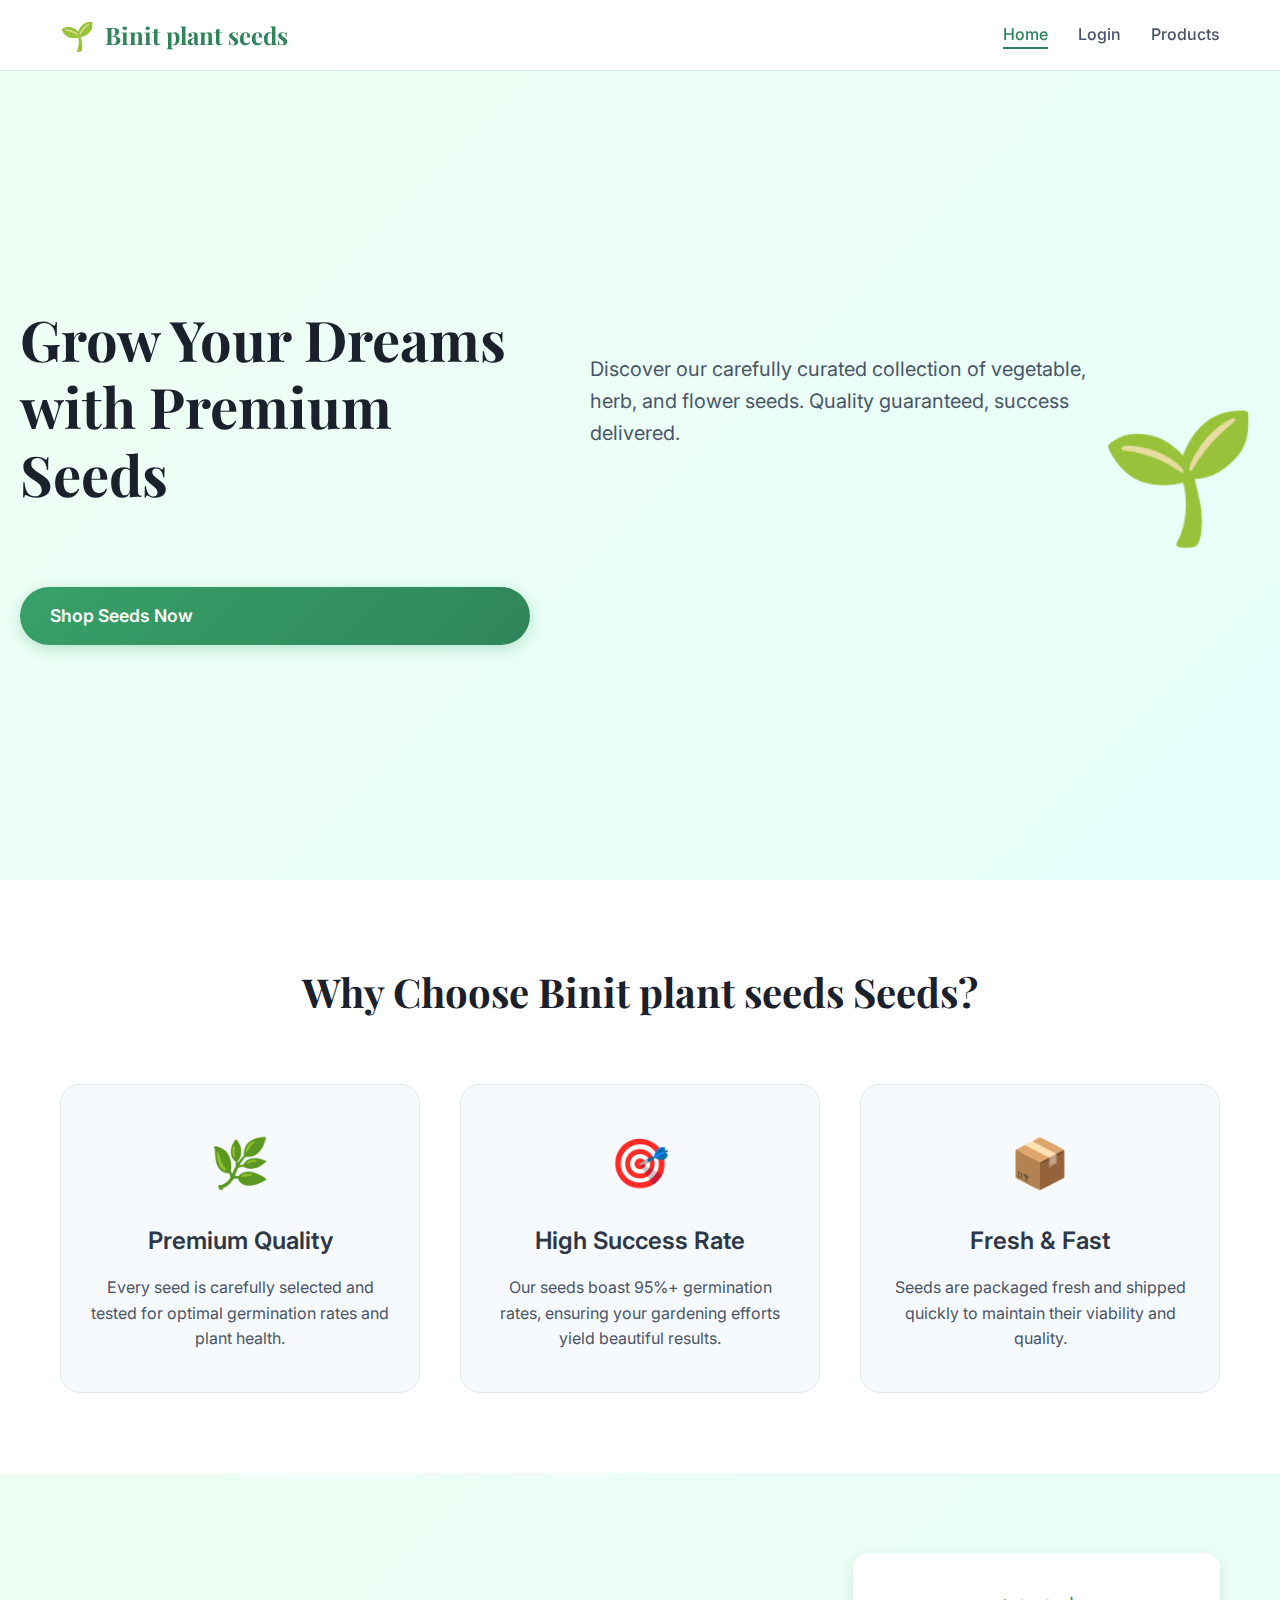
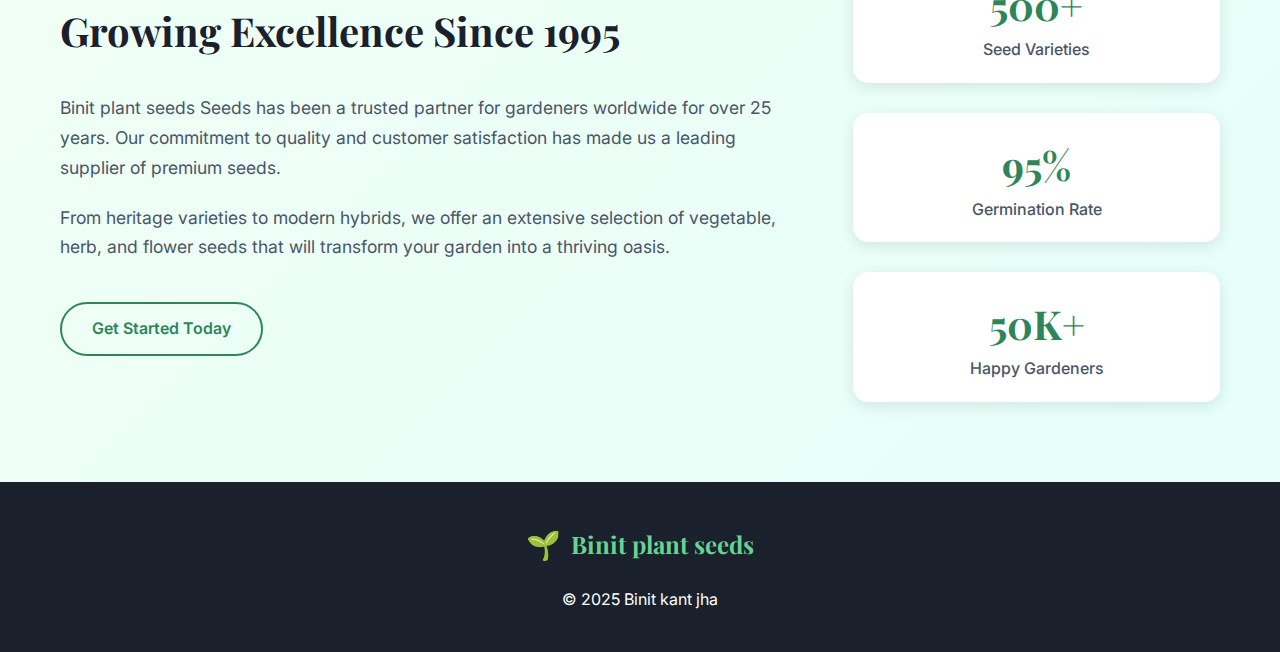
<file: index.html>
<!DOCTYPE html>
<html lang="en">
  <head>
    <meta charset="UTF-8" />
    <meta name="viewport" content="width=device-width, initial-scale=1.0" />
    <title>Binit plant seeds Seeds - Premium Quality Seeds</title>
    <meta name="description" content="Premium quality seeds for your garden. Vegetables, herbs, and flowers." />
    <link rel="stylesheet" href="https://fonts.googleapis.com/css2?family=Playfair+Display:wght@400;700&family=Inter:wght@300;400;500;600&display=swap">
    <link rel="stylesheet" href="styles.css">
  </head>
  <body>
    <!-- Navigation -->
    <nav class="navbar">
      <div class="nav-container">
        <div class="nav-logo">
          <span class="logo-icon">🌱</span>
          <span class="logo-text">Binit plant seeds</span>
        </div>
        <ul class="nav-menu">
          <li><a href="index.html" class="nav-link active">Home</a></li>
          <li><a href="login.html" class="nav-link">Login</a></li>
          <li><a href="products.html" class="nav-link">Products</a></li>
        </ul>
      </div>
    </nav>

    <!-- Hero Section -->
    <section class="hero">
      <div class="hero-content">
        <h1 class="hero-title">Grow Your Dreams with Premium Seeds</h1>
        <p class="hero-subtitle">Discover our carefully curated collection of vegetable, herb, and flower seeds. Quality guaranteed, success delivered.</p>
        <a href="products.html" class="cta-button">Shop Seeds Now</a>
      </div>
      <div class="hero-image">
        <div class="seed-animation">🌱</div>
      </div>
    </section>

    <!-- About Section -->
    <section class="about">
      <div class="container">
        <h2 class="section-title">Why Choose Binit plant seeds Seeds?</h2>
        <div class="features-grid">
          <div class="feature-card">
            <div class="feature-icon">🌿</div>
            <h3>Premium Quality</h3>
            <p>Every seed is carefully selected and tested for optimal germination rates and plant health.</p>
          </div>
          <div class="feature-card">
            <div class="feature-icon">🎯</div>
            <h3>High Success Rate</h3>
            <p>Our seeds boast 95%+ germination rates, ensuring your gardening efforts yield beautiful results.</p>
          </div>
          <div class="feature-card">
            <div class="feature-icon">📦</div>
            <h3>Fresh & Fast</h3>
            <p>Seeds are packaged fresh and shipped quickly to maintain their viability and quality.</p>
          </div>
        </div>
      </div>
    </section>

    <!-- Company Info -->
    <section class="company-info">
      <div class="container">
        <div class="info-content">
          <div class="info-text">
            <h2>Growing Excellence Since 1995</h2>
            <p>Binit plant seeds Seeds has been a trusted partner for gardeners worldwide for over 25 years. Our commitment to quality and customer satisfaction has made us a leading supplier of premium seeds.</p>
            <p>From heritage varieties to modern hybrids, we offer an extensive selection of vegetable, herb, and flower seeds that will transform your garden into a thriving oasis.</p>
            <a href="login.html" class="secondary-button">Get Started Today</a>
          </div>
          <div class="info-stats">
            <div class="stat">
              <span class="stat-number">500+</span>
              <span class="stat-label">Seed Varieties</span>
            </div>
            <div class="stat">
              <span class="stat-number">95%</span>
              <span class="stat-label">Germination Rate</span>
            </div>
            <div class="stat">
              <span class="stat-number">50K+</span>
              <span class="stat-label">Happy Gardeners</span>
            </div>
          </div>
        </div>
      </div>
    </section>

    <!-- Footer -->
    <footer class="footer">
      <div class="container">
        <div class="footer-content">
          <div class="footer-logo">
            <span class="logo-icon">🌱</span>
            <span class="logo-text">Binit plant seeds</span>
          </div>
          <p>&copy; 2025 <a href="https://www.linkedin.com/in/binit-kant-jha-521a13151/" style="color: white ; text-decoration: none;"> Binit kant jha</a></p>
        </div>
      </div>
    </footer>
  </body>
</html>
</file>
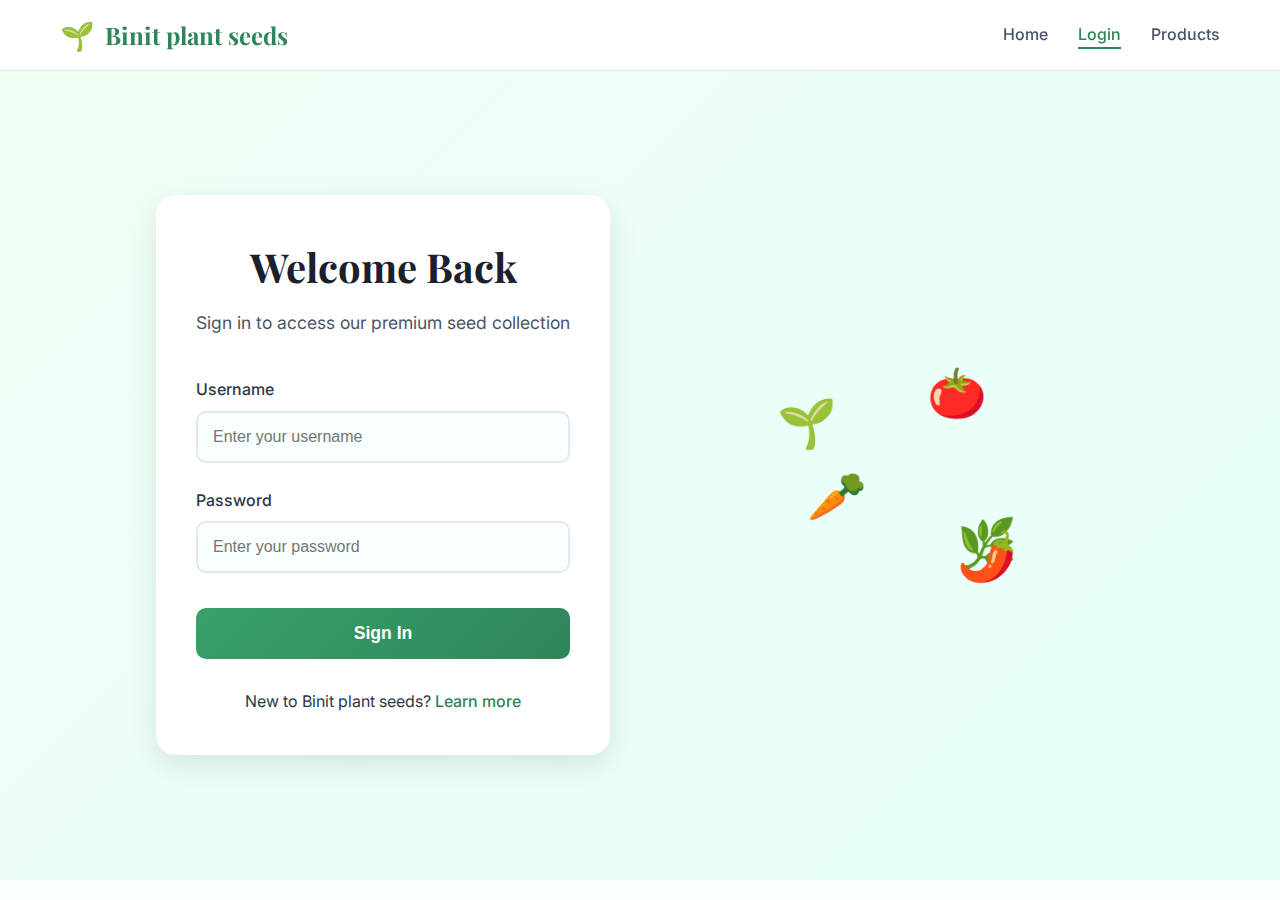
<file: login.html>
<!DOCTYPE html>
<html lang="en">
  <head>
    <meta charset="UTF-8" />
    <meta name="viewport" content="width=device-width, initial-scale=1.0" />
    <title>Login - Binit plant seeds Seeds</title>
    <meta name="description" content="Login to your Binit plant seeds Seeds account" />
    <link rel="stylesheet" href="https://fonts.googleapis.com/css2?family=Playfair+Display:wght@400;700&family=Inter:wght@300;400;500;600&display=swap">
    <link rel="stylesheet" href="styles.css">
  </head>
  <body>
    <!-- Navigation -->
    <nav class="navbar">
      <div class="nav-container">
        <div class="nav-logo">
          <span class="logo-icon">🌱</span>
          <span class="logo-text">Binit plant seeds</span>
        </div>
        <ul class="nav-menu">
          <li><a href="index.html" class="nav-link">Home</a></li>
          <li><a href="login.html" class="nav-link active">Login</a></li>
          <li><a href="products.html" class="nav-link">Products</a></li>
        </ul>
      </div>
    </nav>

    <!-- Login Section -->
    <section class="login-section">
      <div class="login-container">
        <div class="login-card">
          <div class="login-header">
            <h1>Welcome Back</h1>
            <p>Sign in to access our premium seed collection</p>
          </div>
          
          <form class="login-form" onsubmit="handleLogin(event)">
            <div class="form-group">
              <label for="username">Username</label>
              <input type="text" id="username" name="username" required placeholder="Enter your username">
            </div>
            
            <div class="form-group">
              <label for="password">Password</label>
              <input type="password" id="password" name="password" required placeholder="Enter your password">
            </div>
            
            <button type="submit" class="login-button">Sign In</button>
          </form>
          
          <div class="login-footer">
            <p>New to Binit plant seeds? <a href="index.html">Learn more</a></p>
          </div>
        </div>
        
        <div class="login-image">
          <div class="floating-seeds">
            <span class="seed">🌱</span>
            <span class="seed">🌿</span>
            <span class="seed">🍅</span>
            <span class="seed">🥕</span>
            <span class="seed">🌶️</span>
          </div>
        </div>
      </div>
    </section>
<!-- i have commented this feature which will redirect to the product page from login page .  -->
    <!-- <script>
      function handleLogin(event) {
        event.preventDefault();
        const username = document.getElementById('username').value;
        const password = document.getElementById('password').value;
        
        if (username && password) {
          window.location.href = 'products.html';
        }
      }
    </script> -->
  </body>
</html>
</file>
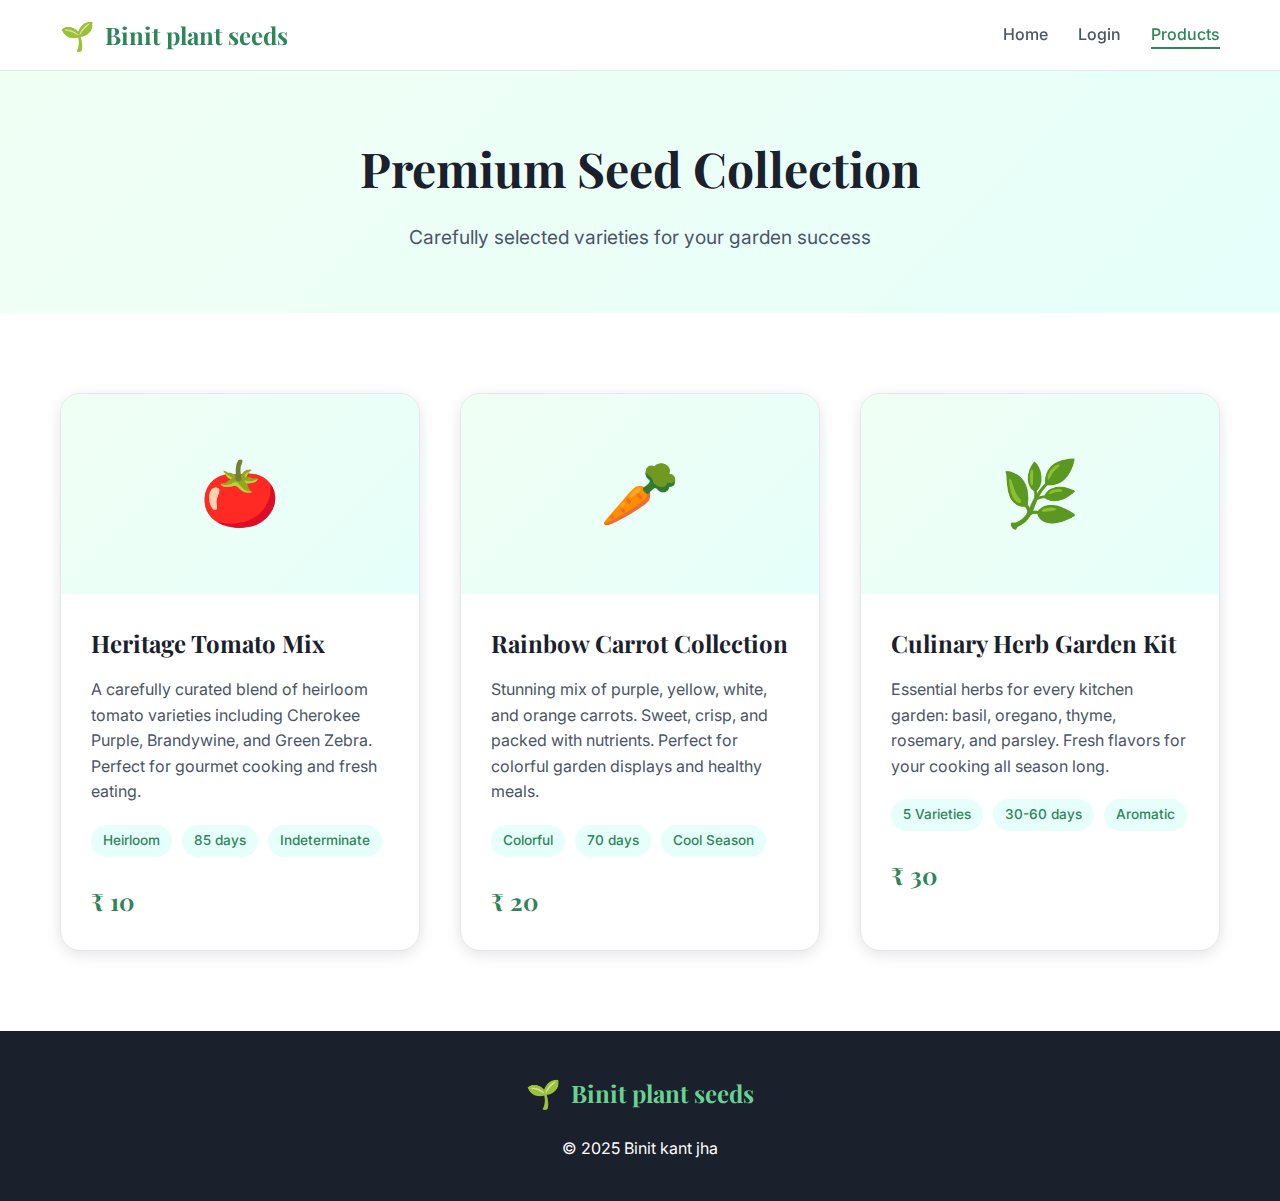
<file: products.html>
<!DOCTYPE html>
<html lang="en">
  <head>
    <meta charset="UTF-8" />
    <meta name="viewport" content="width=device-width, initial-scale=1.0" />
    <title>Products - Binit plant seeds Seeds</title>
    <meta name="description" content="Browse our premium seed collection" />
    <link rel="stylesheet" href="https://fonts.googleapis.com/css2?family=Playfair+Display:wght@400;700&family=Inter:wght@300;400;500;600&display=swap">
    <link rel="stylesheet" href="styles.css">
  </head>
  <body>
    <!-- Navigation -->
    <nav class="navbar">
      <div class="nav-container">
        <div class="nav-logo">
          <span class="logo-icon">🌱</span>
          <span class="logo-text">Binit plant seeds</span>
        </div>
        <ul class="nav-menu">
          <li><a href="index.html" class="nav-link">Home</a></li>
          <li><a href="login.html" class="nav-link">Login</a></li>
          <li><a href="products.html" class="nav-link active">Products</a></li>
        </ul>
      </div>
    </nav>

    <!-- Products Header -->
    <section class="products-header">
      <div class="container">
        <h1>Premium Seed Collection</h1>
        <p>Carefully selected varieties for your garden success</p>
      </div>
    </section>

    <!-- Products Grid -->
    <section class="products-section">
      <div class="container">
        <div class="products-grid">
          
          <!-- Product 1 -->
          <div class="product-card">
            <div class="product-image">
              <span class="product-emoji">🍅</span>
            </div>
            <div class="product-content">
              <h3 class="product-name">Heritage Tomato Mix</h3>
              <p class="product-description">
                A carefully curated blend of heirloom tomato varieties including Cherokee Purple, Brandywine, and Green Zebra. Perfect for gourmet cooking and fresh eating.
              </p>
              <div class="product-features">
                <span class="feature-tag">Heirloom</span>
                <span class="feature-tag">85 days</span>
                <span class="feature-tag">Indeterminate</span>
              </div>
              <div class="product-footer">
                <span class="product-price">₹ 10</span>
               
              </div>
            </div>
          </div>

          <!-- Product 2 -->
          <div class="product-card">
            <div class="product-image">
              <span class="product-emoji">🥕</span>
            </div>
            <div class="product-content">
              <h3 class="product-name">Rainbow Carrot Collection</h3>
              <p class="product-description">
                Stunning mix of purple, yellow, white, and orange carrots. Sweet, crisp, and packed with nutrients. Perfect for colorful garden displays and healthy meals.
              </p>
              <div class="product-features">
                <span class="feature-tag">Colorful</span>
                <span class="feature-tag">70 days</span>
                <span class="feature-tag">Cool Season</span>
              </div>
              <div class="product-footer">
                <span class="product-price">₹ 20</span>
              
              </div>
            </div>
          </div>

          <!-- Product 3 -->
          <div class="product-card">
            <div class="product-image">
              <span class="product-emoji">🌿</span>
            </div>
            <div class="product-content">
              <h3 class="product-name">Culinary Herb Garden Kit</h3>
              <p class="product-description">
                Essential herbs for every kitchen garden: basil, oregano, thyme, rosemary, and parsley. Fresh flavors for your cooking all season long.
              </p>
              <div class="product-features">
                <span class="feature-tag">5 Varieties</span>
                <span class="feature-tag">30-60 days</span>
                <span class="feature-tag">Aromatic</span>
              </div>
              <div class="product-footer">
                <span class="product-price">₹ 30</span>
              
              </div>
            </div>
          </div>

        </div>
      </div>
    </section>

    <!-- Footer -->
    <footer class="footer">
      <div class="container">
        <div class="footer-content">
          <div class="footer-logo">
            <span class="logo-icon">🌱</span>
            <span class="logo-text">Binit plant seeds</span>
          </div>
          <p>&copy; 2025 <a href="https://www.linkedin.com/in/binit-kant-jha-521a13151/" style="color: white ; text-decoration: none;"> Binit kant jha</a></p>
        </div>
      </div>
    </footer>

  </body>
</html>
</file>
<file: styles.css>
* {
    margin: 0;
    padding: 0;
    box-sizing: border-box;
  }
  
  body {
    font-family: 'Inter', sans-serif;
    line-height: 1.6;
    color: #2d3748;
    background-color: #f8fffe;
  }
  
  .container {
    max-width: 1200px;
    margin: 0 auto;
    padding: 0 20px;
  }
  

  .navbar {
    background: rgba(255, 255, 255, 0.95);
    backdrop-filter: blur(10px);
    border-bottom: 1px solid #e2e8f0;
    position: fixed;
    top: 0;
    left: 0;
    right: 0;
    z-index: 1000;
    transition: all 0.3s ease;
  }
  
  .nav-container {
    max-width: 1200px;
    margin: 0 auto;
    padding: 0 20px;
    display: flex;
    justify-content: space-between;
    align-items: center;
    height: 70px;
  }
  
  .nav-logo {
    display: flex;
    align-items: center;
    gap: 10px;
    font-family: 'Playfair Display', serif;
    font-size: 24px;
    font-weight: 700;
    color: #2f855a;
  }
  
  .logo-icon {
    font-size: 28px;
    animation: gentle-bounce 2s ease-in-out infinite;
  }
  
  @keyframes gentle-bounce {
    0%, 100% { transform: translateY(0); }
    50% { transform: translateY(-3px); }
  }
  
  .nav-menu {
    display: flex;
    list-style: none;
    gap: 30px;
  }
  
  .nav-link {
    text-decoration: none;
    color: #4a5568;
    font-weight: 500;
    transition: all 0.3s ease;
    position: relative;
  }
  
  .nav-link:hover,
  .nav-link.active {
    color: #2f855a;
  }
  
  .nav-link::after {
    content: '';
    position: absolute;
    bottom: -5px;
    left: 0;
    width: 0;
    height: 2px;
    background: #2f855a;
    transition: width 0.3s ease;
  }
  
  .nav-link:hover::after,
  .nav-link.active::after {
    width: 100%;
  }
  
  /* binit 3-6 Hero Section */
  .hero {
    margin-top: 70px;
    min-height: 90vh;
    display: flex;
    align-items: center;
    background: linear-gradient(135deg, #f0fff4 0%, #e6fffa 100%);
    padding: 40px 20px;
  }
  
  .hero-content {
    max-width: 1200px;
    margin: 0 auto;
    display: grid;
    grid-template-columns: 1fr 1fr;
    gap: 60px;
    align-items: center;
  }
  
  .hero-title {
    font-family: 'Playfair Display', serif;
    font-size: 3.5rem;
    font-weight: 700;
    color: #1a202c;
    line-height: 1.2;
    margin-bottom: 20px;
  }
  
  .hero-subtitle {
    font-size: 1.25rem;
    color: #4a5568;
    margin-bottom: 30px;
    line-height: 1.6;
  }
  
  .cta-button {
    display: inline-block;
    background: linear-gradient(135deg, #38a169 0%, #2f855a 100%);
    color: white;
    padding: 15px 30px;
    border-radius: 50px;
    text-decoration: none;
    font-weight: 600;
    font-size: 1.1rem;
    transition: all 0.3s ease;
    box-shadow: 0 4px 15px rgba(56, 161, 105, 0.3);
  }
  
  .cta-button:hover {
    transform: translateY(-2px);
    box-shadow: 0 6px 20px rgba(56, 161, 105, 0.4);
  }
  
  .hero-image {
    display: flex;
    justify-content: center;
    align-items: center;
  }
  
  .seed-animation {
    font-size: 8rem;
    animation: grow 3s ease-in-out infinite;
  }
  
  @keyframes grow {
    0%, 100% { transform: scale(1) rotate(0deg); }
    50% { transform: scale(1.1) rotate(5deg); }
  }
  
  /* binit 3-6 About Section */
  .about {
    padding: 80px 20px;
    background: white;
  }
  
  .section-title {
    font-family: 'Playfair Display', serif;
    font-size: 2.5rem;
    text-align: center;
    color: #1a202c;
    margin-bottom: 60px;
  }
  
  .features-grid {
    display: grid;
    grid-template-columns: repeat(auto-fit, minmax(300px, 1fr));
    gap: 40px;
  }
  
  .feature-card {
    background: #f7fafc;
    padding: 40px 30px;
    border-radius: 20px;
    text-align: center;
    transition: all 0.3s ease;
    border: 1px solid #e2e8f0;
  }
  
  .feature-card:hover {
    transform: translateY(-5px);
    box-shadow: 0 10px 30px rgba(0, 0, 0, 0.1);
  }
  
  .feature-icon {
    font-size: 3rem;
    margin-bottom: 20px;
  }
  
  .feature-card h3 {
    font-size: 1.5rem;
    color: #2d3748;
    margin-bottom: 15px;
    font-weight: 600;
  }
  
  .feature-card p {
    color: #4a5568;
    line-height: 1.6;
  }
  
  /* binit 2-6 Company Info */
  .company-info {
    padding: 80px 20px;
    background: linear-gradient(135deg, #f0fff4 0%, #e6fffa 100%);
  }
  
  .info-content {
    display: grid;
    grid-template-columns: 2fr 1fr;
    gap: 60px;
    align-items: center;
  }
  
  .info-text h2 {
    font-family: 'Playfair Display', serif;
    font-size: 2.5rem;
    color: #1a202c;
    margin-bottom: 30px;
  }
  
  .info-text p {
    color: #4a5568;
    margin-bottom: 20px;
    font-size: 1.1rem;
    line-height: 1.7;
  }
  
  .secondary-button {
    display: inline-block;
    background: transparent;
    color: #2f855a;
    padding: 12px 30px;
    border: 2px solid #2f855a;
    border-radius: 50px;
    text-decoration: none;
    font-weight: 600;
    margin-top: 20px;
    transition: all 0.3s ease;
  }
  
  .secondary-button:hover {
    background: #2f855a;
    color: white;
    transform: translateY(-2px);
  }
  
  .info-stats {
    display: flex;
    flex-direction: column;
    gap: 30px;
  }
  
  .stat {
    text-align: center;
    padding: 20px;
    background: white;
    border-radius: 15px;
    box-shadow: 0 4px 15px rgba(0, 0, 0, 0.1);
  }
  
  .stat-number {
    display: block;
    font-size: 2.5rem;
    font-weight: 700;
    color: #2f855a;
    font-family: 'Playfair Display', serif;
  }
  
  .stat-label {
    color: #4a5568;
    font-weight: 500;
  }
  
  /* Login Section */
  .login-section {
    margin-top: 70px;
    min-height: 90vh;
    display: flex;
    align-items: center;
    background: linear-gradient(135deg, #f0fff4 0%, #e6fffa 100%);
    padding: 40px 20px;
  }
  
  .login-container {
    max-width: 1000px;
    margin: 0 auto;
    display: grid;
    grid-template-columns: 1fr 1fr;
    gap: 60px;
    align-items: center;
  }
  
  .login-card {
    background: white;
    padding: 40px;
    border-radius: 20px;
    box-shadow: 0 10px 30px rgba(0, 0, 0, 0.1);
  }
  
  .login-header {
    text-align: center;
    margin-bottom: 40px;
  }
  
  .login-header h1 {
    font-family: 'Playfair Display', serif;
    font-size: 2.5rem;
    color: #1a202c;
    margin-bottom: 10px;
  }
  
  .login-header p {
    color: #4a5568;
    font-size: 1.1rem;
  }
  
  .form-group {
    margin-bottom: 25px;
  }
  
  .form-group label {
    display: block;
    margin-bottom: 8px;
    color: #2d3748;
    font-weight: 500;
  }
  
  .form-group input {
    width: 100%;
    padding: 15px;
    border: 2px solid #e2e8f0;
    border-radius: 10px;
    font-size: 1rem;
    transition: all 0.3s ease;
    background: #f8fffe;
  }
  
  .form-group input:focus {
    outline: none;
    border-color: #2f855a;
    box-shadow: 0 0 0 3px rgba(47, 133, 90, 0.1);
  }
  
  .login-button {
    width: 100%;
    background: linear-gradient(135deg, #38a169 0%, #2f855a 100%);
    color: white;
    padding: 15px;
    border: none;
    border-radius: 10px;
    font-size: 1.1rem;
    font-weight: 600;
    cursor: pointer;
    transition: all 0.3s ease;
    margin-top: 10px;
  }
  
  .login-button:hover {
    transform: translateY(-2px);
    box-shadow: 0 6px 20px rgba(56, 161, 105, 0.3);
  }
  
  .login-footer {
    text-align: center;
    margin-top: 30px;
  }
  
  .login-footer a {
    color: #2f855a;
    text-decoration: none;
    font-weight: 500;
  }
  
  .login-image {
    display: flex;
    justify-content: center;
    align-items: center;
    position: relative;
  }
  
  .floating-seeds {
    position: relative;
    width: 300px;
    height: 300px;
  }
  
  .floating-seeds .seed {
    position: absolute;
    font-size: 3rem;
    animation: float 6s ease-in-out infinite;
  }
  
  .floating-seeds .seed:nth-child(1) {
    top: 20%;
    left: 10%;
    animation-delay: 0s;
  }
  
  .floating-seeds .seed:nth-child(2) {
    top: 60%;
    left: 70%;
    animation-delay: 1s;
  }
  
  .floating-seeds .seed:nth-child(3) {
    top: 10%;
    right: 20%;
    animation-delay: 2s;
  }
  
  .floating-seeds .seed:nth-child(4) {
    bottom: 30%;
    left: 20%;
    animation-delay: 3s;
  }
  
  .floating-seeds .seed:nth-child(5) {
    bottom: 10%;
    right: 10%;
    animation-delay: 4s;
  }
  
  @keyframes float {
    0%, 100% { transform: translateY(0px) rotate(0deg); }
    50% { transform: translateY(-20px) rotate(180deg); }
  }
  
  /* Products Section */
  .products-header {
    margin-top: 70px;
    background: linear-gradient(135deg, #f0fff4 0%, #e6fffa 100%);
    padding: 60px 20px;
    text-align: center;
  }
  
  .products-header h1 {
    font-family: 'Playfair Display', serif;
    font-size: 3rem;
    color: #1a202c;
    margin-bottom: 15px;
  }
  
  .products-header p {
    font-size: 1.2rem;
    color: #4a5568;
  }
  
  .products-section {
    padding: 80px 20px;
    background: white;
  }
  
  .products-grid {
    display: grid;
    grid-template-columns: repeat(auto-fit, minmax(350px, 1fr));
    gap: 40px;
  }
  
  .product-card {
    background: white;
    border-radius: 20px;
    overflow: hidden;
    box-shadow: 0 4px 15px rgba(0, 0, 0, 0.1);
    transition: all 0.3s ease;
    border: 1px solid #e2e8f0;
  }
  
  .product-card:hover {
    transform: translateY(-5px);
    box-shadow: 0 10px 30px rgba(0, 0, 0, 0.15);
  }
  
  .product-image {
    background: linear-gradient(135deg, #f0fff4 0%, #e6fffa 100%);
    height: 200px;
    display: flex;
    align-items: center;
    justify-content: center;
  }
  
  .product-emoji {
    font-size: 4rem;
    animation: gentle-bounce 3s ease-in-out infinite;
  }
  
  .product-content {
    padding: 30px;
  }
  
  .product-name {
    font-family: 'Playfair Display', serif;
    font-size: 1.5rem;
    color: #1a202c;
    margin-bottom: 15px;
  }
  
  .product-description {
    color: #4a5568;
    line-height: 1.6;
    margin-bottom: 20px;
  }
  
  .product-features {
    display: flex;
    gap: 10px;
    margin-bottom: 25px;
    flex-wrap: wrap;
  }
  
  .feature-tag {
    background: #e6fffa;
    color: #2f855a;
    padding: 5px 12px;
    border-radius: 20px;
    font-size: 0.85rem;
    font-weight: 500;
  }
  
  .product-footer {
    display: flex;
    justify-content: space-between;
    align-items: center;
  }
  
  .product-price {
    font-size: 1.5rem;
    font-weight: 700;
    color: #2f855a;
    font-family: 'Playfair Display', serif;
  }
  
  .buy-button {
    background: linear-gradient(135deg, #38a169 0%, #2f855a 100%);
    color: white;
    padding: 10px 20px;
    border: none;
    border-radius: 25px;
    font-weight: 600;
    cursor: pointer;
    transition: all 0.3s ease;
  }
  
  .buy-button:hover {
    transform: translateY(-2px);
    box-shadow: 0 4px 15px rgba(56, 161, 105, 0.3);
  }
  
  /* Footer */
  .footer {
    background: #1a202c;
    color: white;
    padding: 40px 20px;
    text-align: center;
  }
  
  .footer-content {
    display: flex;
    flex-direction: column;
    align-items: center;
    gap: 20px;
  }
  
  .footer-logo {
    display: flex;
    align-items: center;
    gap: 10px;
    font-family: 'Playfair Display', serif;
    font-size: 24px;
    font-weight: 700;
    color: #68d391;
  }
  
  /* bk 3-6 mobile fix  */
  @media (max-width: 768px) {
    .nav-menu {
      gap: 20px;
    }
    
    .hero-content {
      grid-template-columns: 1fr;
      text-align: center;
    }
    
    .hero-title {
      font-size: 2.5rem;
    }
    
    .login-container {
      grid-template-columns: 1fr;
    }
    
    .info-content {
      grid-template-columns: 1fr;
    }
    
    .features-grid {
      grid-template-columns: 1fr;
    }
    
    .products-grid {
      grid-template-columns: 1fr;
    }
    
    .section-title {
      font-size: 2rem;
    }
  }
  
  @media (max-width: 480px) {
    .nav-container {
      padding: 0 15px;
    }
    
    .nav-menu {
      gap: 15px;
    }
    
    .hero-title {
      font-size: 2rem;
    }
    
    .hero-subtitle {
      font-size: 1rem;
    }
    
    .login-card {
      padding: 30px 20px;
    }
    
    .product-card {
      margin: 0 10px;
    }
  }
</file>
